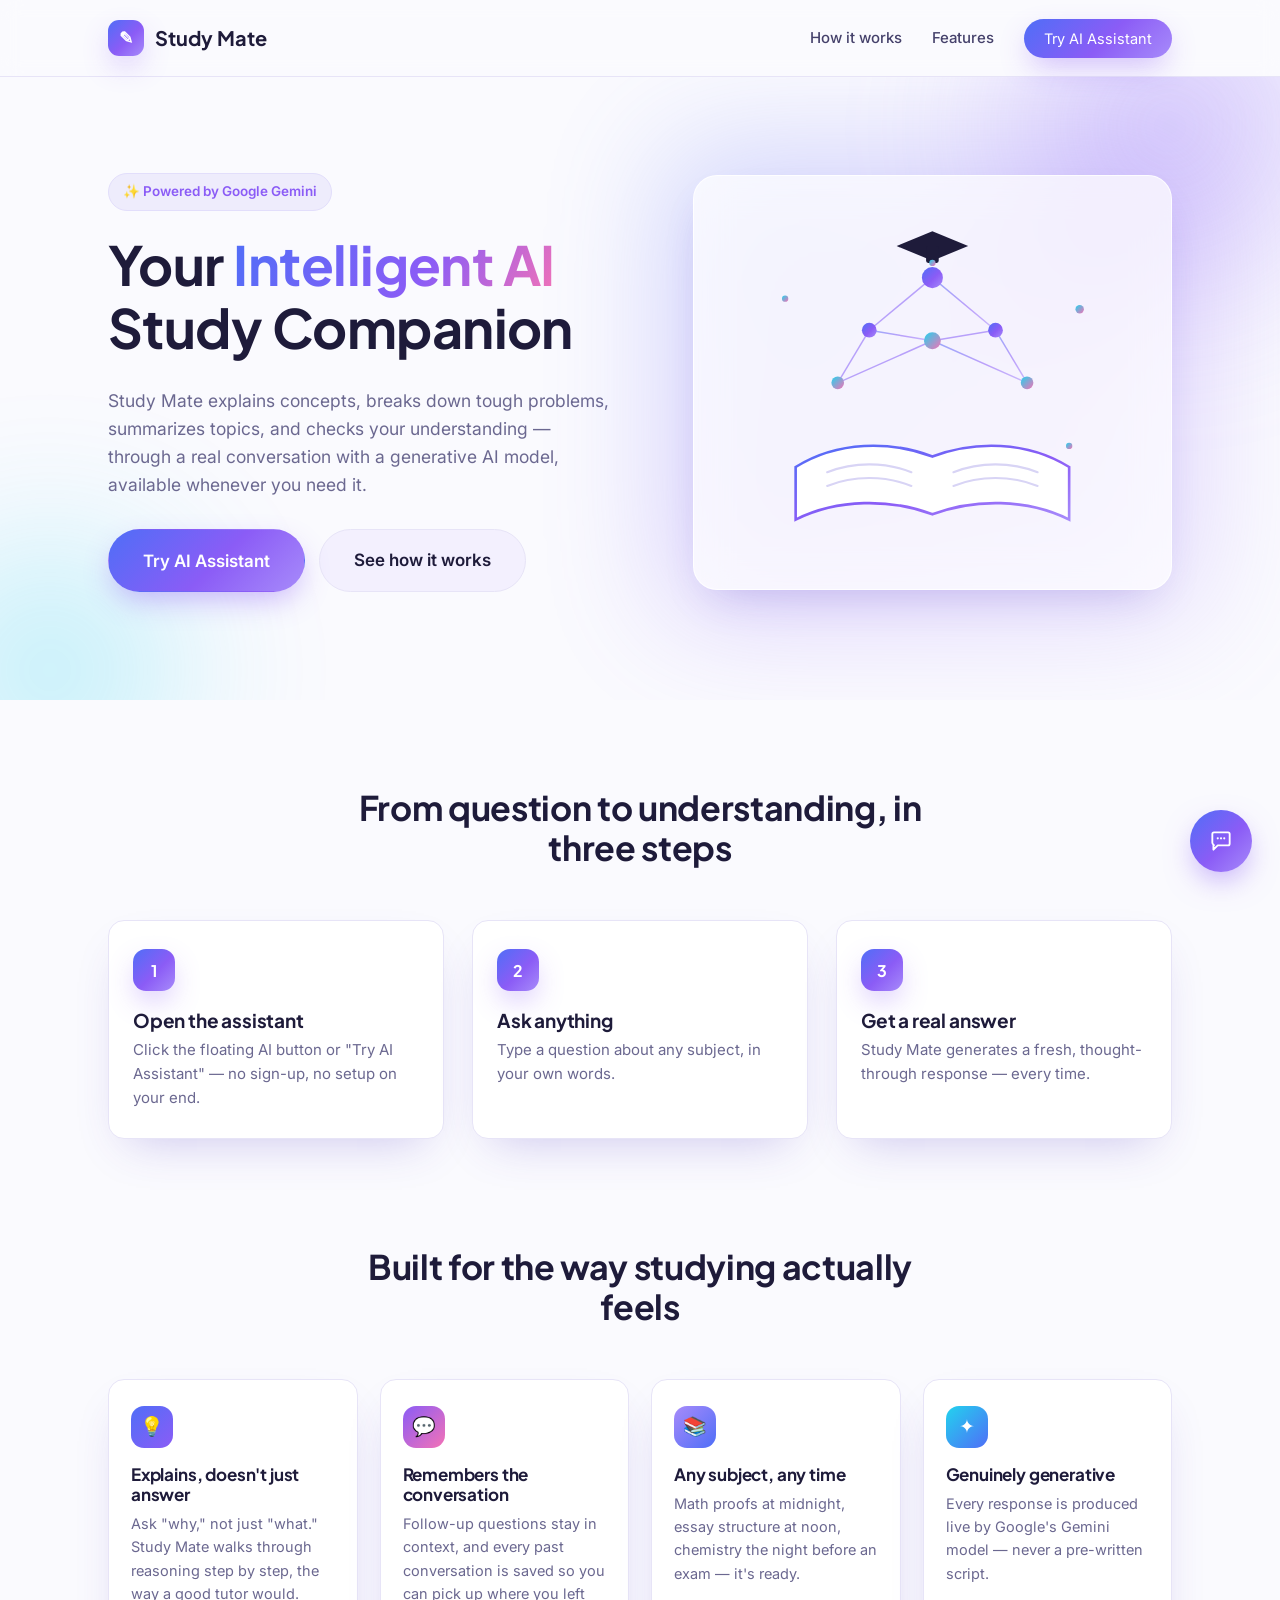
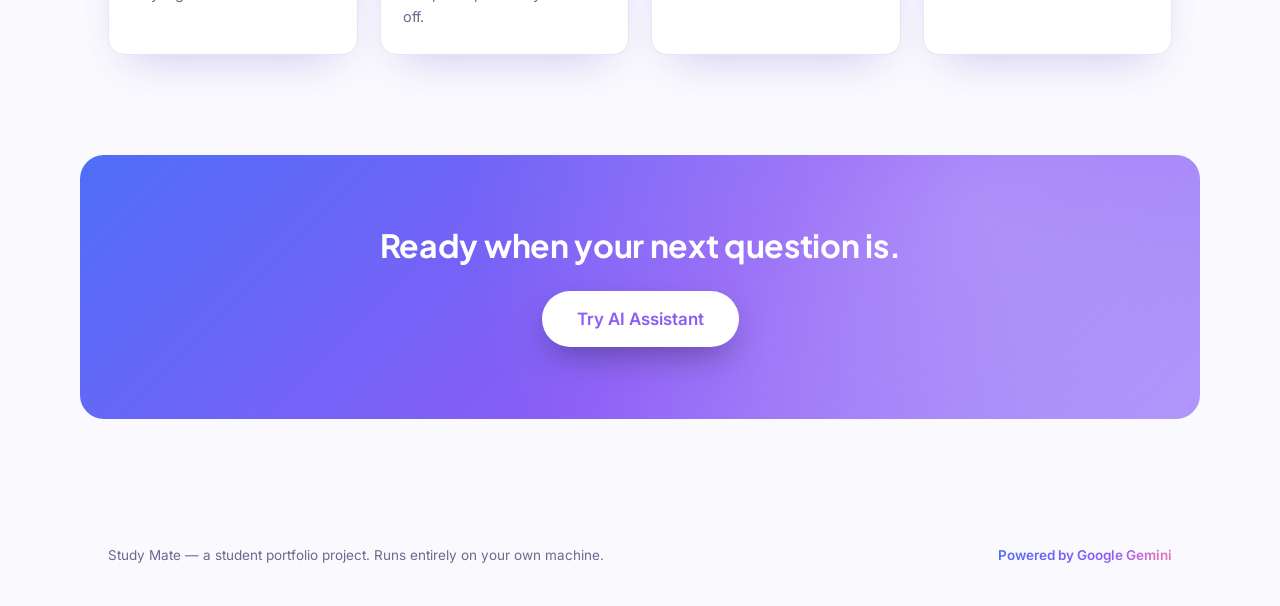
<file: frontend/index.html>
<!DOCTYPE html>
<html lang="en">
<head>
<meta charset="UTF-8" />
<meta name="viewport" content="width=device-width, initial-scale=1.0" />
<title>Study Mate — Your Intelligent AI Study Companion</title>
<link rel="preconnect" href="https://fonts.googleapis.com">
<link rel="preconnect" href="https://fonts.gstatic.com" crossorigin>
<link href="https://fonts.googleapis.com/css2?family=Plus+Jakarta+Sans:wght@500;600;700;800&family=Inter:wght@400;500;600;700&display=swap" rel="stylesheet">
<link rel="stylesheet" href="css/style.css" />
<link rel="stylesheet" href="css/assistant.css" />
</head>
<body>

  <header class="site-header">
    <div class="wrap header-inner">
      <a class="brand" href="/">
        <span class="brand-mark" aria-hidden="true">✎</span>
        <span class="brand-name">Study Mate</span>
      </a>
      <nav class="site-nav">
        <a href="#how-it-works">How it works</a>
        <a href="#features">Features</a>
        <button class="nav-cta" data-open-chat type="button">Try AI Assistant</button>
      </nav>
    </div>
  </header>

  <main>
    <!-- HERO -->
    <section class="hero">
      <div class="wrap hero-inner">
        <div class="hero-copy">
          <p class="hero-kicker">✨ Powered by Google Gemini</p>
          <h1>Your <span class="gradient-text">Intelligent AI</span> Study Companion</h1>
          <p class="hero-sub">
            Study Mate explains concepts, breaks down tough problems, summarizes
            topics, and checks your understanding — through a real conversation
            with a generative AI model, available whenever you need it.
          </p>
          <div class="hero-actions">
            <button class="btn btn-primary btn-lg" data-open-chat type="button">Try AI Assistant</button>
            <a href="#how-it-works" class="btn btn-ghost btn-lg">See how it works</a>
          </div>
        </div>

        <div class="hero-visual">
          <div class="glass-card">
            <svg class="hero-illustration" viewBox="0 0 400 340" xmlns="http://www.w3.org/2000/svg" role="img" aria-labelledby="heroSvgTitle">
              <title id="heroSvgTitle">Illustration of an AI neural network powering an open book, representing AI-assisted learning</title>
              <defs>
                <linearGradient id="gradPrimary" x1="0%" y1="0%" x2="100%" y2="100%">
                  <stop offset="0%" stop-color="#4F6EF7"/>
                  <stop offset="55%" stop-color="#8B5CF6"/>
                  <stop offset="100%" stop-color="#A78BFA"/>
                </linearGradient>
                <linearGradient id="gradAccent" x1="0%" y1="0%" x2="100%" y2="100%">
                  <stop offset="0%" stop-color="#22D3EE"/>
                  <stop offset="100%" stop-color="#F472B6"/>
                </linearGradient>
              </defs>

              <g stroke="url(#gradPrimary)" stroke-width="1.4" opacity="0.55">
                <line x1="200" y1="70" x2="140" y2="120"/>
                <line x1="200" y1="70" x2="260" y2="120"/>
                <line x1="200" y1="70" x2="200" y2="130"/>
                <line x1="140" y1="120" x2="110" y2="170"/>
                <line x1="140" y1="120" x2="200" y2="130"/>
                <line x1="260" y1="120" x2="290" y2="170"/>
                <line x1="260" y1="120" x2="200" y2="130"/>
                <line x1="110" y1="170" x2="200" y2="130"/>
                <line x1="290" y1="170" x2="200" y2="130"/>
              </g>

              <circle cx="200" cy="70" r="10" fill="url(#gradPrimary)"/>
              <circle cx="140" cy="120" r="7" fill="url(#gradPrimary)"/>
              <circle cx="260" cy="120" r="7" fill="url(#gradPrimary)"/>
              <circle cx="200" cy="130" r="8" fill="url(#gradAccent)"/>
              <circle cx="110" cy="170" r="6" fill="url(#gradAccent)"/>
              <circle cx="290" cy="170" r="6" fill="url(#gradAccent)"/>

              <g transform="translate(200 40)">
                <polygon points="0,-14 34,0 0,14 -34,0" fill="#1E1B3A"/>
                <rect x="-6" y="0" width="12" height="16" rx="2" fill="#1E1B3A"/>
                <circle cx="0" cy="16" r="3" fill="url(#gradAccent)"/>
              </g>

              <g transform="translate(200 210)">
                <path d="M -130 40 C -90 15 -40 15 0 30 C 40 15 90 15 130 40 L 130 90 C 90 70 40 70 0 85 C -40 70 -90 70 -130 90 Z" fill="#FFFFFF" stroke="url(#gradPrimary)" stroke-width="2.5"/>
                <line x1="0" y1="30" x2="0" y2="85" stroke="url(#gradPrimary)" stroke-width="2"/>
                <path d="M -100 45 C -75 35 -45 35 -20 45" stroke="#D8D4F5" stroke-width="2" fill="none" stroke-linecap="round"/>
                <path d="M -100 58 C -75 48 -45 48 -20 58" stroke="#D8D4F5" stroke-width="2" fill="none" stroke-linecap="round"/>
                <path d="M 20 45 C 45 35 75 35 100 45" stroke="#D8D4F5" stroke-width="2" fill="none" stroke-linecap="round"/>
                <path d="M 20 58 C 45 48 75 48 100 58" stroke="#D8D4F5" stroke-width="2" fill="none" stroke-linecap="round"/>
              </g>

              <g fill="url(#gradAccent)">
                <circle cx="60" cy="90" r="3"/>
                <circle cx="340" cy="100" r="4"/>
                <circle cx="330" cy="230" r="3"/>
              </g>
            </svg>
          </div>
        </div>
      </div>
    </section>

    <!-- HOW IT WORKS -->
    <section id="how-it-works" class="how">
      <div class="wrap">
        <h2>From question to understanding, in three steps</h2>
        <ol class="steps">
          <li>
            <span class="step-index">1</span>
            <h3>Open the assistant</h3>
            <p>Click the floating AI button or "Try AI Assistant" — no sign-up, no setup on your end.</p>
          </li>
          <li>
            <span class="step-index">2</span>
            <h3>Ask anything</h3>
            <p>Type a question about any subject, in your own words.</p>
          </li>
          <li>
            <span class="step-index">3</span>
            <h3>Get a real answer</h3>
            <p>Study Mate generates a fresh, thought-through response — every time.</p>
          </li>
        </ol>
      </div>
    </section>

    <!-- FEATURES -->
    <section id="features" class="features">
      <div class="wrap">
        <h2>Built for the way studying actually feels</h2>
        <div class="card-row">
          <article class="index-card">
            <span class="feature-icon icon-a" aria-hidden="true">💡</span>
            <h3>Explains, doesn't just answer</h3>
            <p>Ask "why," not just "what." Study Mate walks through reasoning step by step, the way a good tutor would.</p>
          </article>
          <article class="index-card">
            <span class="feature-icon icon-b" aria-hidden="true">💬</span>
            <h3>Remembers the conversation</h3>
            <p>Follow-up questions stay in context, and every past conversation is saved so you can pick up where you left off.</p>
          </article>
          <article class="index-card">
            <span class="feature-icon icon-c" aria-hidden="true">📚</span>
            <h3>Any subject, any time</h3>
            <p>Math proofs at midnight, essay structure at noon, chemistry the night before an exam — it's ready.</p>
          </article>
          <article class="index-card">
            <span class="feature-icon icon-d" aria-hidden="true">✦</span>
            <h3>Genuinely generative</h3>
            <p>Every response is produced live by Google's Gemini model — never a pre-written script.</p>
          </article>
        </div>
      </div>
    </section>

    <!-- CTA -->
    <section class="cta">
      <div class="wrap cta-inner">
        <h2>Ready when your next question is.</h2>
        <button class="btn btn-primary btn-lg" data-open-chat type="button">Try AI Assistant</button>
      </div>
    </section>
  </main>

  <footer class="site-footer">
    <div class="wrap footer-inner">
      <span>Study Mate — a student portfolio project. Runs entirely on your own machine.</span>
      <span class="footer-model">Powered by Google Gemini</span>
    </div>
  </footer>

  <!-- ============================= AI ASSISTANT WIDGET ============================= -->
  <div id="assistant-widget" class="assistant-widget mode-popup">

    <button id="fab-chat" class="fab-chat" type="button" aria-label="Open Study Mate AI assistant" aria-expanded="false">
      <svg viewBox="0 0 24 24" fill="none" xmlns="http://www.w3.org/2000/svg">
        <path d="M4 5.5C4 4.67 4.67 4 5.5 4h13c.83 0 1.5.67 1.5 1.5v9c0 .83-.67 1.5-1.5 1.5H9l-4 4v-4H5.5C4.67 15 4 14.33 4 13.5v-8Z" stroke="currentColor" stroke-width="1.7" stroke-linejoin="round"/>
        <circle cx="9" cy="9.5" r="1" fill="currentColor"/>
        <circle cx="12" cy="9.5" r="1" fill="currentColor"/>
        <circle cx="15" cy="9.5" r="1" fill="currentColor"/>
      </svg>
    </button>

    <div id="assistant-popup" class="assistant-popup" role="dialog" aria-label="Study Mate AI assistant" aria-hidden="true">
      <div class="assistant-card">

        <header class="assistant-header">
          <div class="assistant-header-left">
            <button id="history-toggle" class="icon-btn" type="button" aria-label="Toggle chat history">
              <svg viewBox="0 0 24 24" fill="none"><path d="M4 6h16M4 12h16M4 18h10" stroke="currentColor" stroke-width="2" stroke-linecap="round"/></svg>
            </button>
            <div class="assistant-title">
              <span class="assistant-emoji" aria-hidden="true">🤖</span>
              <div>
                <p class="assistant-name">Study Mate</p>
                <p class="assistant-subtitle">AI Study Assistant</p>
              </div>
            </div>
          </div>
          <div class="assistant-header-actions">
            <span id="model-badge" class="model-badge">connecting…</span>
            <button id="new-chat-btn" class="btn btn-ghost btn-sm" type="button">+ New Chat</button>
            <button id="close-chat-btn" class="icon-btn" type="button" aria-label="Close chat">&times;</button>
          </div>
        </header>

        <div class="assistant-body">
          <aside id="history-drawer" class="history-drawer">
            <div class="history-drawer-header">
              <span>Conversations</span>
              <button class="icon-btn close-drawer-btn" id="history-close-btn" type="button" aria-label="Close history panel">&times;</button>
            </div>
            <div id="history-list" class="history-list"></div>
          </aside>

          <div class="assistant-main">
            <div id="popup-messages" class="messages" aria-live="polite"></div>

            <form id="popup-chat-form" class="composer" autocomplete="off">
              <textarea
                id="popup-chat-input"
                class="composer-input"
                placeholder="Ask a question about anything you're studying…"
                rows="1"
                maxlength="4000"
              ></textarea>
              <button id="popup-send-btn" class="btn btn-primary composer-send" type="submit">Send</button>
            </form>
            <p class="composer-hint">Press Enter to send · Shift + Enter for a new line</p>
          </div>
        </div>

      </div>
    </div>
  </div>

  <script src="js/config.js"></script>
  <script src="js/assistant.js"></script>
  <script src="js/widget.js"></script>
  <script>
    document.addEventListener("DOMContentLoaded", () => {
      new StudyMateAssistant({
        messagesEl: document.getElementById("popup-messages"),
        formEl: document.getElementById("popup-chat-form"),
        inputEl: document.getElementById("popup-chat-input"),
        sendBtn: document.getElementById("popup-send-btn"),
        newChatBtn: document.getElementById("new-chat-btn"),
        historyListEl: document.getElementById("history-list"),
        modelBadgeEl: document.getElementById("model-badge"),
        historyToggleBtn: document.getElementById("history-toggle"),
        historyDrawerEl: document.getElementById("history-drawer"),
        historyCloseBtn: document.getElementById("history-close-btn"),
      });
    });
  </script>

</body>
</html>
</file>
<file: frontend/css/style.css>
/* -------------------------------------------------------------------------
   Study Mate — Design Tokens (Gradient / Premium AI theme)
   Palette:
     --blue      #4F6EF7   primary gradient stop
     --purple    #8B5CF6   primary gradient stop (core brand color)
     --violet    #A78BFA   primary gradient stop
     --lavender  #EEECFC   light tint background / surfaces
     --pink      #F472B6   sparing highlight accent
     --cyan      #22D3EE   sparing highlight accent
     --ink       #1E1B3A   headings / primary text (deep indigo)
     --muted     #6B6890   secondary/body text
   Type:
     Display: "Plus Jakarta Sans" — geometric, modern, premium
     Body/UI: "Inter" — clean and highly legible
------------------------------------------------------------------------- */

:root {
  --blue: #4F6EF7;
  --purple: #8B5CF6;
  --violet: #A78BFA;
  --lavender: #EEECFC;
  --lavender-deep: #E2DEFB;
  --pink: #F472B6;
  --cyan: #22D3EE;

  --ink: #1E1B3A;
  --ink-soft: #45416B;
  --muted: #6B6890;

  --bg: #FAFAFE;
  --surface: #FFFFFF;
  --border: #E7E4F7;

  --gradient-primary: linear-gradient(135deg, var(--blue) 0%, var(--purple) 55%, var(--violet) 100%);
  --gradient-soft: linear-gradient(135deg, rgba(79, 110, 247, 0.10), rgba(139, 92, 246, 0.10));
  --gradient-text: linear-gradient(120deg, var(--blue), var(--purple) 60%, var(--pink));

  --font-display: "Plus Jakarta Sans", "Inter", sans-serif;
  --font-body: "Inter", -apple-system, BlinkMacSystemFont, "Segoe UI", sans-serif;

  --radius-sm: 10px;
  --radius-md: 16px;
  --radius-lg: 24px;

  --shadow-card: 0 20px 45px -20px rgba(79, 55, 189, 0.28);
  --shadow-glow: 0 12px 30px -6px rgba(139, 92, 246, 0.45);
}

* { box-sizing: border-box; }

html { scroll-behavior: smooth; }

body {
  margin: 0;
  font-family: var(--font-body);
  color: var(--ink);
  background: var(--bg);
  line-height: 1.6;
  -webkit-font-smoothing: antialiased;
}

img { max-width: 100%; display: block; }
a { color: inherit; }

:focus-visible {
  outline: 2px solid var(--purple);
  outline-offset: 2px;
}

.wrap {
  max-width: 1120px;
  margin: 0 auto;
  padding: 0 28px;
}

h1, h2, h3 {
  font-family: var(--font-display);
  font-weight: 700;
  line-height: 1.18;
  letter-spacing: -0.01em;
  margin: 0 0 0.5em;
  color: var(--ink);
}

p { margin: 0 0 1em; color: var(--muted); }

.gradient-text {
  background: var(--gradient-text);
  -webkit-background-clip: text;
  background-clip: text;
  color: transparent;
}

/* ---------------------------------- Buttons ---------------------------- */

.btn {
  display: inline-flex;
  align-items: center;
  justify-content: center;
  gap: 8px;
  padding: 14px 26px;
  border-radius: 999px;
  font-family: var(--font-body);
  font-weight: 600;
  font-size: 15px;
  text-decoration: none;
  border: 1px solid transparent;
  cursor: pointer;
  transition: transform 0.15s ease, box-shadow 0.15s ease, background 0.15s ease, border-color 0.15s ease;
}

.btn-primary {
  background: var(--gradient-primary);
  color: #fff;
  box-shadow: var(--shadow-glow);
}
.btn-primary:hover { transform: translateY(-2px); box-shadow: 0 16px 34px -6px rgba(139, 92, 246, 0.55); }
.btn-primary:active { transform: translateY(0); }

.btn-ghost {
  background: rgba(139, 92, 246, 0.06);
  color: var(--ink);
  border-color: var(--border);
}
.btn-ghost:hover { border-color: var(--purple); background: rgba(139, 92, 246, 0.1); }

.btn-lg { padding: 17px 34px; font-size: 17px; }
.btn-sm { padding: 9px 16px; font-size: 13px; border-radius: 999px; }

/* ---------------------------------- Header ------------------------------ */

.site-header {
  position: sticky;
  top: 0;
  z-index: 40;
  background: rgba(250, 250, 254, 0.82);
  backdrop-filter: blur(10px);
  border-bottom: 1px solid var(--border);
}

.header-inner {
  display: flex;
  align-items: center;
  justify-content: space-between;
  height: 76px;
}

.brand {
  display: flex;
  align-items: center;
  gap: 11px;
  text-decoration: none;
  color: var(--ink);
  font-family: var(--font-display);
  font-weight: 700;
  font-size: 20px;
}

.brand-mark {
  display: inline-flex;
  align-items: center;
  justify-content: center;
  width: 36px;
  height: 36px;
  border-radius: 11px;
  background: var(--gradient-primary);
  color: #fff;
  font-size: 17px;
  box-shadow: var(--shadow-glow);
}

.site-nav {
  display: flex;
  align-items: center;
  gap: 30px;
  font-size: 15px;
  font-weight: 500;
}

.site-nav a { text-decoration: none; color: var(--ink-soft); }
.site-nav a:not(.nav-cta):hover { color: var(--purple); }

.nav-cta {
  background: var(--gradient-primary);
  color: #fff !important;
  padding: 11px 20px;
  border-radius: 999px;
  box-shadow: var(--shadow-glow);
  border: none;
  cursor: pointer;
  font-family: var(--font-body);
  font-size: 14.5px;
}
.nav-cta:hover { transform: translateY(-1px); }

/* ---------------------------------- Hero -------------------------------- */

.hero {
  position: relative;
  padding: 96px 0 108px;
  overflow: hidden;
}

.hero::before,
.hero::after {
  content: "";
  position: absolute;
  border-radius: 50%;
  filter: blur(70px);
  z-index: 0;
  opacity: 0.55;
}
.hero::before {
  width: 460px; height: 460px;
  background: radial-gradient(circle, var(--violet), transparent 70%);
  top: -180px; right: -120px;
}
.hero::after {
  width: 380px; height: 380px;
  background: radial-gradient(circle, var(--cyan), transparent 70%);
  bottom: -160px; left: -140px;
  opacity: 0.35;
}

.hero-inner {
  position: relative;
  z-index: 1;
  display: grid;
  grid-template-columns: 1.05fr 0.95fr;
  gap: 56px;
  align-items: center;
}

.hero-kicker {
  display: inline-flex;
  align-items: center;
  gap: 8px;
  font-size: 13.5px;
  font-weight: 600;
  color: var(--purple);
  background: var(--lavender);
  border: 1px solid var(--lavender-deep);
  padding: 7px 14px;
  border-radius: 999px;
  margin-bottom: 22px;
}

.hero h1 {
  font-size: clamp(36px, 4.4vw, 54px);
  max-width: 15ch;
}

.hero-sub {
  color: var(--muted);
  font-size: 17.5px;
  max-width: 46ch;
  margin-bottom: 30px;
}

.hero-actions { display: flex; gap: 14px; flex-wrap: wrap; }

/* Hero visual: glass card with AI + education illustration */

.hero-visual { position: relative; }

.hero-visual::before {
  content: "";
  position: absolute;
  inset: -30px;
  background: var(--gradient-primary);
  filter: blur(60px);
  opacity: 0.25;
  border-radius: 40px;
  z-index: 0;
}

.glass-card {
  position: relative;
  z-index: 1;
  background: rgba(255, 255, 255, 0.72);
  backdrop-filter: blur(18px);
  border: 1px solid rgba(255, 255, 255, 0.8);
  border-radius: var(--radius-lg);
  box-shadow: var(--shadow-card);
  padding: 28px;
}

.hero-illustration { width: 100%; height: auto; display: block; }

/* ---------------------------------- How it works ------------------------ */

.how { padding: 88px 0; }
.how h2 { text-align: center; font-size: clamp(26px, 3vw, 34px); max-width: 24ch; margin: 0 auto 52px; }

.steps {
  list-style: none;
  margin: 0; padding: 0;
  display: grid;
  grid-template-columns: repeat(3, 1fr);
  gap: 28px;
}

.steps li {
  background: var(--surface);
  border: 1px solid var(--border);
  border-radius: var(--radius-md);
  padding: 28px 24px;
  box-shadow: var(--shadow-card);
}

.step-index {
  display: inline-flex;
  align-items: center;
  justify-content: center;
  width: 42px; height: 42px;
  border-radius: 13px;
  background: var(--gradient-primary);
  color: #fff;
  font-family: var(--font-display);
  font-weight: 700;
  margin-bottom: 18px;
  box-shadow: var(--shadow-glow);
}

.steps h3 { font-size: 19px; margin-bottom: 6px; }
.steps p { font-size: 15px; margin: 0; }

/* ---------------------------------- Features ----------------------------- */

.features { padding: 20px 0 100px; }
.features h2 { text-align: center; font-size: clamp(26px, 3vw, 34px); max-width: 26ch; margin: 0 auto 52px; }

.card-row {
  display: grid;
  grid-template-columns: repeat(4, 1fr);
  gap: 22px;
}

.index-card {
  position: relative;
  background: var(--surface);
  border: 1px solid var(--border);
  border-radius: var(--radius-md);
  padding: 26px 22px;
  box-shadow: var(--shadow-card);
  transition: transform 0.2s ease, box-shadow 0.2s ease;
}
.index-card:hover { transform: translateY(-4px); box-shadow: 0 26px 50px -20px rgba(79, 55, 189, 0.35); }

.feature-icon {
  width: 42px; height: 42px;
  border-radius: 13px;
  display: flex; align-items: center; justify-content: center;
  margin-bottom: 16px;
  color: #fff;
  font-size: 19px;
}
.icon-a { background: linear-gradient(135deg, var(--blue), var(--purple)); }
.icon-b { background: linear-gradient(135deg, var(--purple), var(--pink)); }
.icon-c { background: linear-gradient(135deg, var(--violet), var(--blue)); }
.icon-d { background: linear-gradient(135deg, var(--cyan), var(--blue)); }

.index-card h3 { font-size: 17px; margin-bottom: 8px; }
.index-card p { font-size: 14.5px; margin: 0; }

/* ---------------------------------- CTA band ----------------------------- */

.cta {
  position: relative;
  margin: 0 28px 96px;
  max-width: 1120px;
  margin-inline: auto;
  border-radius: var(--radius-lg);
  background: var(--gradient-primary);
  overflow: hidden;
  padding: 72px 40px;
}
.cta::after {
  content: "";
  position: absolute;
  inset: 0;
  background: radial-gradient(circle at 80% 20%, rgba(255,255,255,0.25), transparent 55%);
}
.cta-inner { position: relative; text-align: center; z-index: 1; }
.cta h2 { color: #fff; font-size: clamp(24px, 3vw, 32px); margin-bottom: 26px; }
.cta .btn-primary { background: #fff; color: var(--purple); box-shadow: 0 14px 34px -8px rgba(0,0,0,0.35); }
.cta .btn-primary:hover { background: #fff; color: var(--blue); }

/* ---------------------------------- Footer -------------------------------- */

.site-footer { padding: 30px 0 40px; }
.footer-inner {
  display: flex;
  justify-content: space-between;
  flex-wrap: wrap;
  gap: 8px;
  font-size: 13.5px;
  color: var(--muted);
}
.footer-model {
  font-weight: 600;
  background: var(--gradient-text);
  -webkit-background-clip: text;
  background-clip: text;
  color: transparent;
}

/* ---------------------------------- Responsive ---------------------------- */

@media (max-width: 900px) {
  .hero-inner { grid-template-columns: 1fr; }
  .hero-visual { order: -1; max-width: 420px; margin: 0 auto; }
  .steps { grid-template-columns: 1fr; gap: 20px; }
  .card-row { grid-template-columns: 1fr 1fr; }
}

@media (max-width: 560px) {
  .card-row { grid-template-columns: 1fr; }
  .site-nav { gap: 14px; font-size: 14px; }
  .site-nav a:not(.nav-cta) { display: none; }
  .hero { padding: 56px 0 64px; }
  .cta { margin: 0 16px 64px; padding: 52px 24px; }
}

@media (prefers-reduced-motion: reduce) {
  * { animation-duration: 0.001ms !important; transition-duration: 0.001ms !important; }
  html { scroll-behavior: auto; }
}
</file>
<file: frontend/css/assistant.css>
/* -------------------------------------------------------------------------
   Study Mate — Assistant widget (floating button, popup, chat history,
   messages, composer). Shared by:
     - index.html   → mode="popup"  (floating button opens a docked popup)
     - chat.html    → mode="page"   (full-page fallback with sidebar)
------------------------------------------------------------------------- */

/* ---------------------------------- Floating button ---------------------- */

.fab-chat {
  position: fixed;
  right: 28px;
  bottom: 28px;
  width: 62px;
  height: 62px;
  border-radius: 50%;
  border: none;
  cursor: pointer;
  display: flex;
  align-items: center;
  justify-content: center;
  background: var(--gradient-primary);
  color: #fff;
  box-shadow: 0 12px 30px -6px rgba(139, 92, 246, 0.55);
  z-index: 70;
  transition: transform 0.2s ease, box-shadow 0.2s ease;
  animation: fab-breathe 3.2s ease-in-out infinite;
}

.fab-chat:hover {
  transform: translateY(-3px) scale(1.05);
  box-shadow: 0 18px 38px -6px rgba(139, 92, 246, 0.65);
}

.fab-chat svg { width: 26px; height: 26px; }

@keyframes fab-breathe {
  0%, 100% { box-shadow: 0 12px 30px -6px rgba(139, 92, 246, 0.5); }
  50%      { box-shadow: 0 14px 40px -4px rgba(139, 92, 246, 0.7); }
}

@media (prefers-reduced-motion: reduce) {
  .fab-chat { animation: none; }
}

/* ---------------------------------- Popup shell --------------------------- */

.assistant-popup {
  position: fixed;
  right: 28px;
  bottom: 104px;
  width: min(46vw, 640px);
  min-width: 380px;
  height: min(74vh, 720px);
  min-height: 460px;
  z-index: 65;
  opacity: 0;
  transform: translateY(18px) scale(0.97);
  pointer-events: none;
  transition: opacity 0.22s ease, transform 0.22s ease;
}

.assistant-popup.open {
  opacity: 1;
  transform: translateY(0) scale(1);
  pointer-events: auto;
}

.assistant-card {
  height: 100%;
  display: flex;
  flex-direction: column;
  background: rgba(255, 255, 255, 0.86);
  backdrop-filter: blur(20px);
  border: 1px solid rgba(255, 255, 255, 0.7);
  border-radius: var(--radius-lg);
  overflow: hidden;
  box-shadow: 0 30px 70px -16px rgba(30, 27, 58, 0.4);
}

/* Page mode: full-height, not floating */
.assistant-widget.mode-page .assistant-card {
  border-radius: var(--radius-md);
  box-shadow: var(--shadow-card);
}

/* ---------------------------------- Header --------------------------------- */

.assistant-header {
  flex-shrink: 0;
  display: flex;
  align-items: center;
  justify-content: space-between;
  gap: 12px;
  padding: 16px 18px;
  background: var(--gradient-primary);
  color: #fff;
}

.assistant-header-left {
  display: flex;
  align-items: center;
  gap: 10px;
  min-width: 0;
}

.assistant-title {
  display: flex;
  align-items: center;
  gap: 10px;
  min-width: 0;
}

.assistant-emoji {
  width: 36px;
  height: 36px;
  border-radius: 11px;
  background: rgba(255, 255, 255, 0.2);
  display: flex;
  align-items: center;
  justify-content: center;
  font-size: 18px;
  flex-shrink: 0;
}

.assistant-name { margin: 0; font-family: var(--font-display); font-weight: 700; font-size: 15.5px; }
.assistant-subtitle { margin: 0; font-size: 12px; opacity: 0.85; }

.assistant-header-actions { display: flex; align-items: center; gap: 8px; flex-shrink: 0; }

.assistant-header .btn-ghost {
  background: rgba(255, 255, 255, 0.16);
  color: #fff;
  border-color: rgba(255, 255, 255, 0.3);
}
.assistant-header .btn-ghost:hover { background: rgba(255, 255, 255, 0.26); border-color: rgba(255,255,255,0.5); }

.icon-btn {
  width: 32px;
  height: 32px;
  border-radius: 9px;
  border: 1px solid rgba(255, 255, 255, 0.3);
  background: rgba(255, 255, 255, 0.16);
  color: #fff;
  display: flex;
  align-items: center;
  justify-content: center;
  cursor: pointer;
  font-size: 16px;
  line-height: 1;
  transition: background 0.15s ease;
  flex-shrink: 0;
}
.icon-btn:hover { background: rgba(255, 255, 255, 0.28); }
.icon-btn svg { width: 17px; height: 17px; }

/* ---------------------------------- Body / layout -------------------------- */

.assistant-body {
  position: relative;
  flex: 1;
  display: flex;
  min-height: 0;
  background: var(--bg);
}

/* History drawer — overlay in popup mode, static column in page mode */

.history-drawer {
  position: absolute;
  top: 0; left: 0; bottom: 0;
  width: 240px;
  background: var(--surface);
  border-right: 1px solid var(--border);
  box-shadow: 10px 0 30px -12px rgba(30, 27, 58, 0.25);
  transform: translateX(-100%);
  transition: transform 0.22s ease;
  z-index: 5;
  display: flex;
  flex-direction: column;
}
.history-drawer.open { transform: translateX(0); }

.assistant-widget.mode-page .history-drawer {
  position: static;
  transform: none;
  box-shadow: none;
  width: 260px;
  flex-shrink: 0;
}

.history-drawer-header {
  display: flex;
  align-items: center;
  justify-content: space-between;
  padding: 14px 14px;
  border-bottom: 1px solid var(--border);
  font-size: 13px;
  font-weight: 700;
  color: var(--ink-soft);
  flex-shrink: 0;
}

.history-drawer-header .icon-btn {
  background: var(--lavender);
  color: var(--purple);
  border-color: var(--lavender-deep);
}
.history-drawer-header .icon-btn:hover { background: var(--lavender-deep); }

.assistant-widget.mode-page .history-drawer-header .close-drawer-btn { display: none; }

.history-list {
  flex: 1;
  overflow-y: auto;
  padding: 10px;
  display: flex;
  flex-direction: column;
  gap: 6px;
}

.history-item {
  position: relative;
  text-align: left;
  border: 1px solid transparent;
  background: transparent;
  border-radius: 12px;
  padding: 10px 32px 10px 12px;
  cursor: pointer;
  font-family: var(--font-body);
  transition: background 0.15s ease;
}
.history-item:hover { background: var(--lavender); }
.history-item.active { background: var(--gradient-soft); border-color: var(--lavender-deep); }

.history-item-title {
  font-size: 13.5px;
  font-weight: 600;
  color: var(--ink);
  white-space: nowrap;
  overflow: hidden;
  text-overflow: ellipsis;
  margin-bottom: 2px;
}

.history-item-time { font-size: 11.5px; color: var(--muted); }

.history-item-delete {
  position: absolute;
  top: 8px; right: 6px;
  width: 22px; height: 22px;
  border-radius: 7px;
  border: none;
  background: transparent;
  color: var(--muted);
  font-size: 14px;
  cursor: pointer;
  display: none;
  align-items: center;
  justify-content: center;
}
.history-item:hover .history-item-delete { display: flex; }
.history-item-delete:hover { background: #FDE7E7; color: #C0392B; }

.history-empty {
  padding: 24px 12px;
  text-align: center;
  font-size: 13px;
  color: var(--muted);
}

/* ---------------------------------- Main chat column ----------------------- */

.assistant-main {
  flex: 1;
  min-width: 0;
  display: flex;
  flex-direction: column;
}

.messages {
  flex: 1;
  overflow-y: auto;
  padding: 20px 20px 12px;
  display: flex;
  flex-direction: column;
  gap: 16px;
}

.message {
  display: flex;
  gap: 10px;
  max-width: 88%;
  animation: rise 0.18s ease-out;
}

@keyframes rise {
  from { opacity: 0; transform: translateY(6px); }
  to { opacity: 1; transform: translateY(0); }
}

.message-user { align-self: flex-end; flex-direction: row-reverse; }

.avatar {
  width: 30px;
  height: 30px;
  border-radius: 9px;
  flex-shrink: 0;
  display: flex;
  align-items: center;
  justify-content: center;
  font-size: 13px;
  font-weight: 700;
  margin-top: 2px;
  color: #fff;
}
.avatar-model { background: var(--gradient-primary); }
.avatar-user { background: linear-gradient(135deg, var(--cyan), var(--blue)); }

.bubble {
  background: var(--surface);
  border: 1px solid var(--border);
  padding: 12px 15px;
  border-radius: var(--radius-sm);
  font-size: 14.5px;
  line-height: 1.55;
  color: var(--ink);
  white-space: pre-wrap;
  word-wrap: break-word;
  box-shadow: 0 6px 16px -10px rgba(30, 27, 58, 0.2);
}

.message-user .bubble {
  background: var(--gradient-primary);
  color: #fff;
  border: none;
}

.message-error .bubble {
  border-color: #F3B9B4;
  color: #8A241A;
  background: #FDECEA;
}

.bubble.thinking { display: inline-flex; gap: 4px; align-items: center; padding: 14px 15px; }
.bubble.thinking i {
  width: 6px; height: 6px; border-radius: 50%;
  background: var(--purple);
  display: inline-block;
  animation: blink 1.2s infinite ease-in-out;
}
.bubble.thinking i:nth-child(2) { animation-delay: 0.15s; }
.bubble.thinking i:nth-child(3) { animation-delay: 0.3s; }
@keyframes blink { 0%, 80%, 100% { opacity: 0.25; } 40% { opacity: 1; } }

/* ---------------------------------- Composer -------------------------------- */

.composer {
  flex-shrink: 0;
  display: flex;
  align-items: flex-end;
  gap: 10px;
  margin: 0 16px 14px;
  background: var(--surface);
  border: 1px solid var(--border);
  border-radius: 16px;
  padding: 8px 8px 8px 16px;
  box-shadow: 0 8px 20px -12px rgba(30, 27, 58, 0.25);
}

.composer-input {
  flex: 1;
  border: none;
  outline: none;
  resize: none;
  font-family: var(--font-body);
  font-size: 14.5px;
  line-height: 1.5;
  max-height: 140px;
  background: transparent;
  color: var(--ink);
  padding: 8px 0;
}
.composer-input::placeholder { color: #A3A0C2; }

.composer-send { flex-shrink: 0; padding: 11px 20px; }
.composer-send:disabled { opacity: 0.5; cursor: not-allowed; }

.composer-hint {
  text-align: center;
  font-size: 11.5px;
  color: #A3A0C2;
  margin: 0 0 12px;
  flex-shrink: 0;
}

.model-badge {
  font-size: 11.5px;
  color: rgba(255, 255, 255, 0.9);
  background: rgba(255, 255, 255, 0.16);
  border: 1px solid rgba(255, 255, 255, 0.3);
  padding: 5px 11px;
  border-radius: 999px;
}

/* ---------------------------------- Responsive ------------------------------ */

@media (max-width: 720px) {
  .assistant-popup {
    right: 12px;
    left: 12px;
    width: auto;
    bottom: 96px;
    height: min(78vh, 640px);
  }
  .fab-chat { right: 18px; bottom: 18px; width: 56px; height: 56px; }
  .history-drawer { width: 78%; max-width: 280px; }
}

@media (max-width: 480px) {
  .message { max-width: 96%; }
  .composer { margin: 0 10px 10px; }
}
</file>
